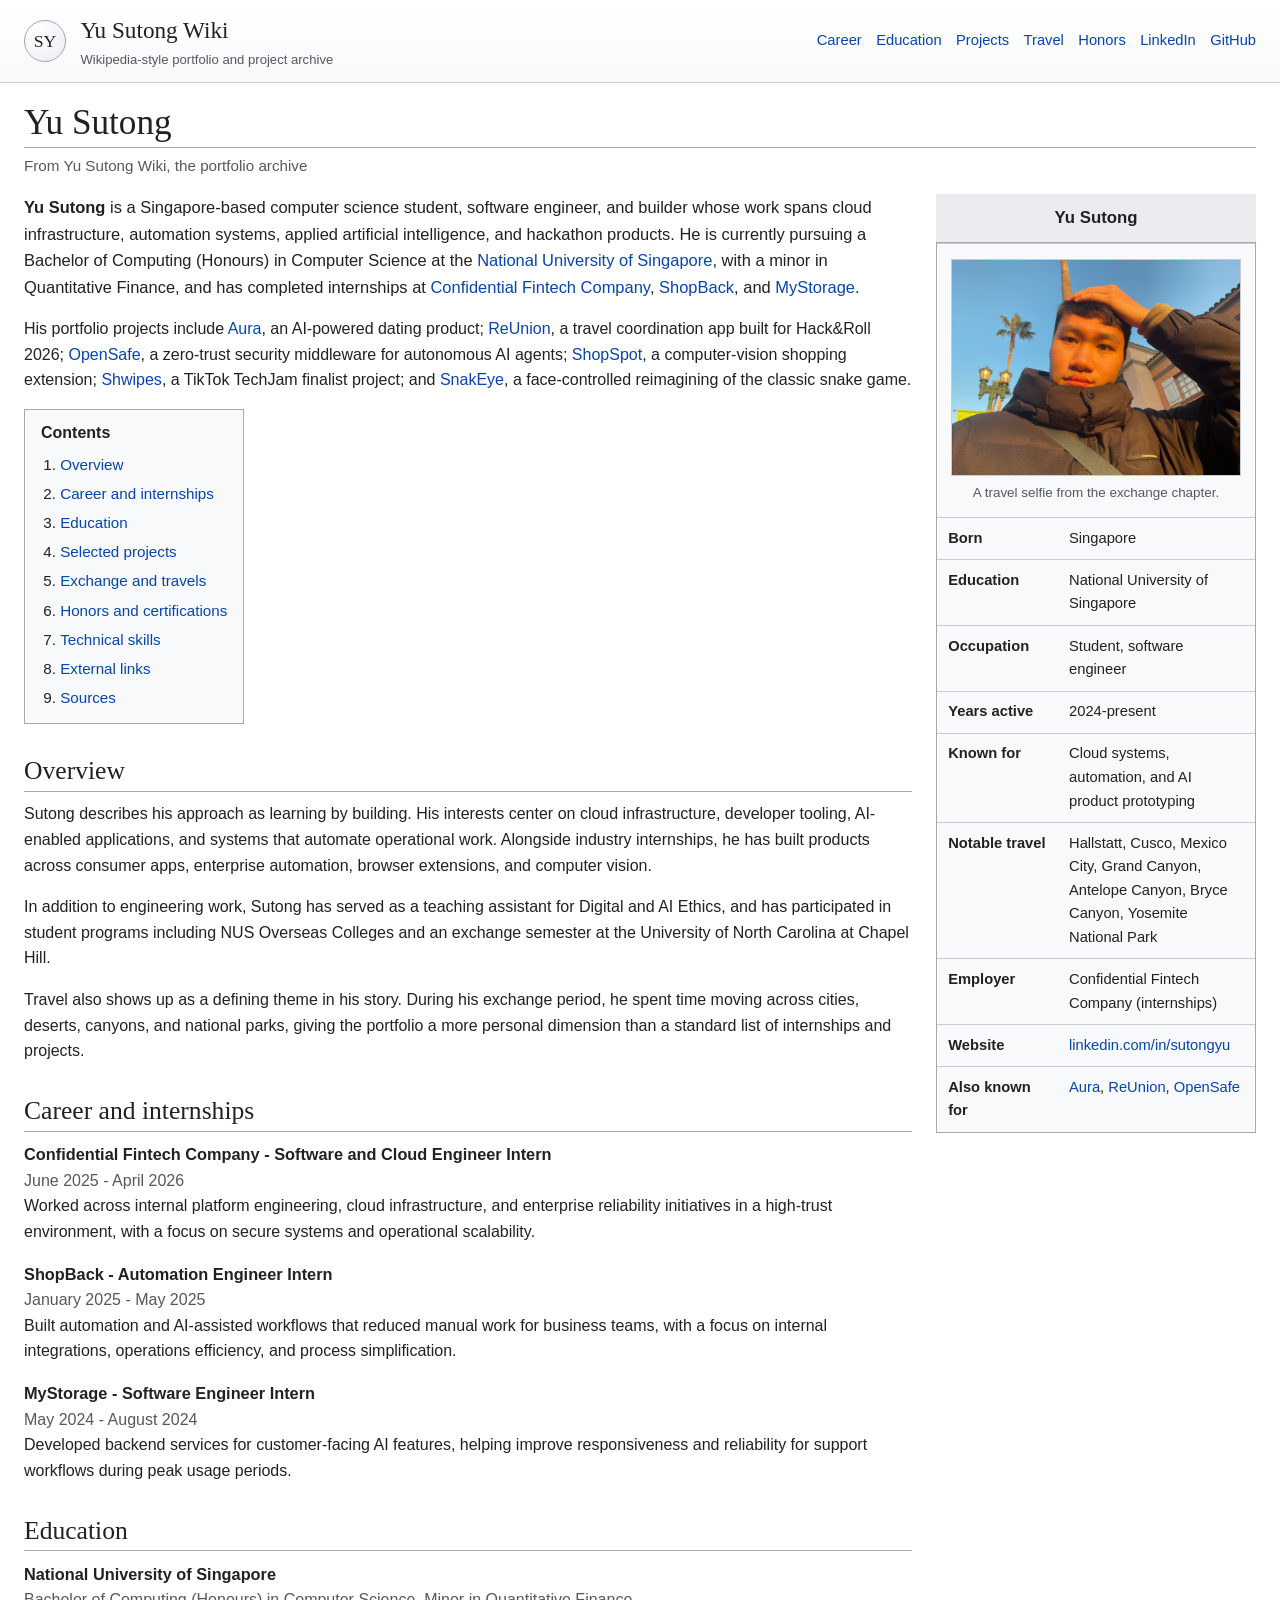
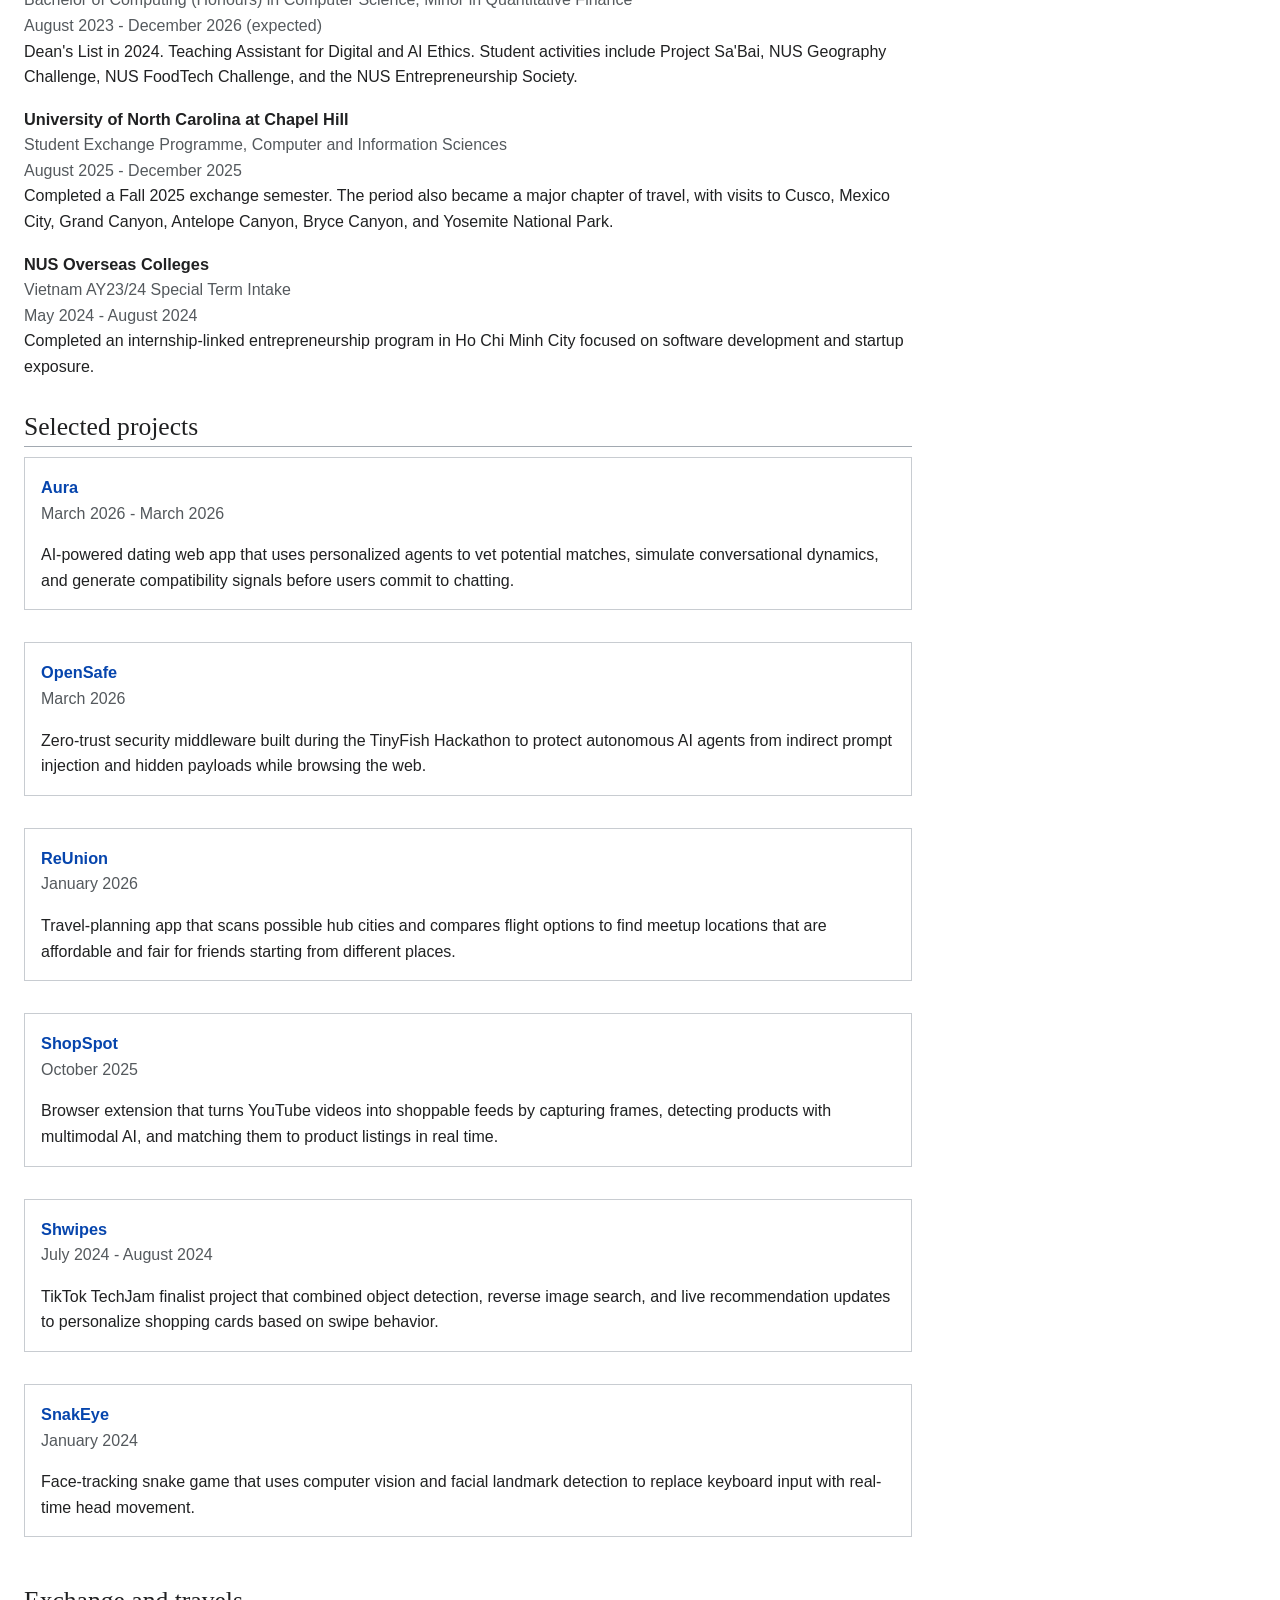
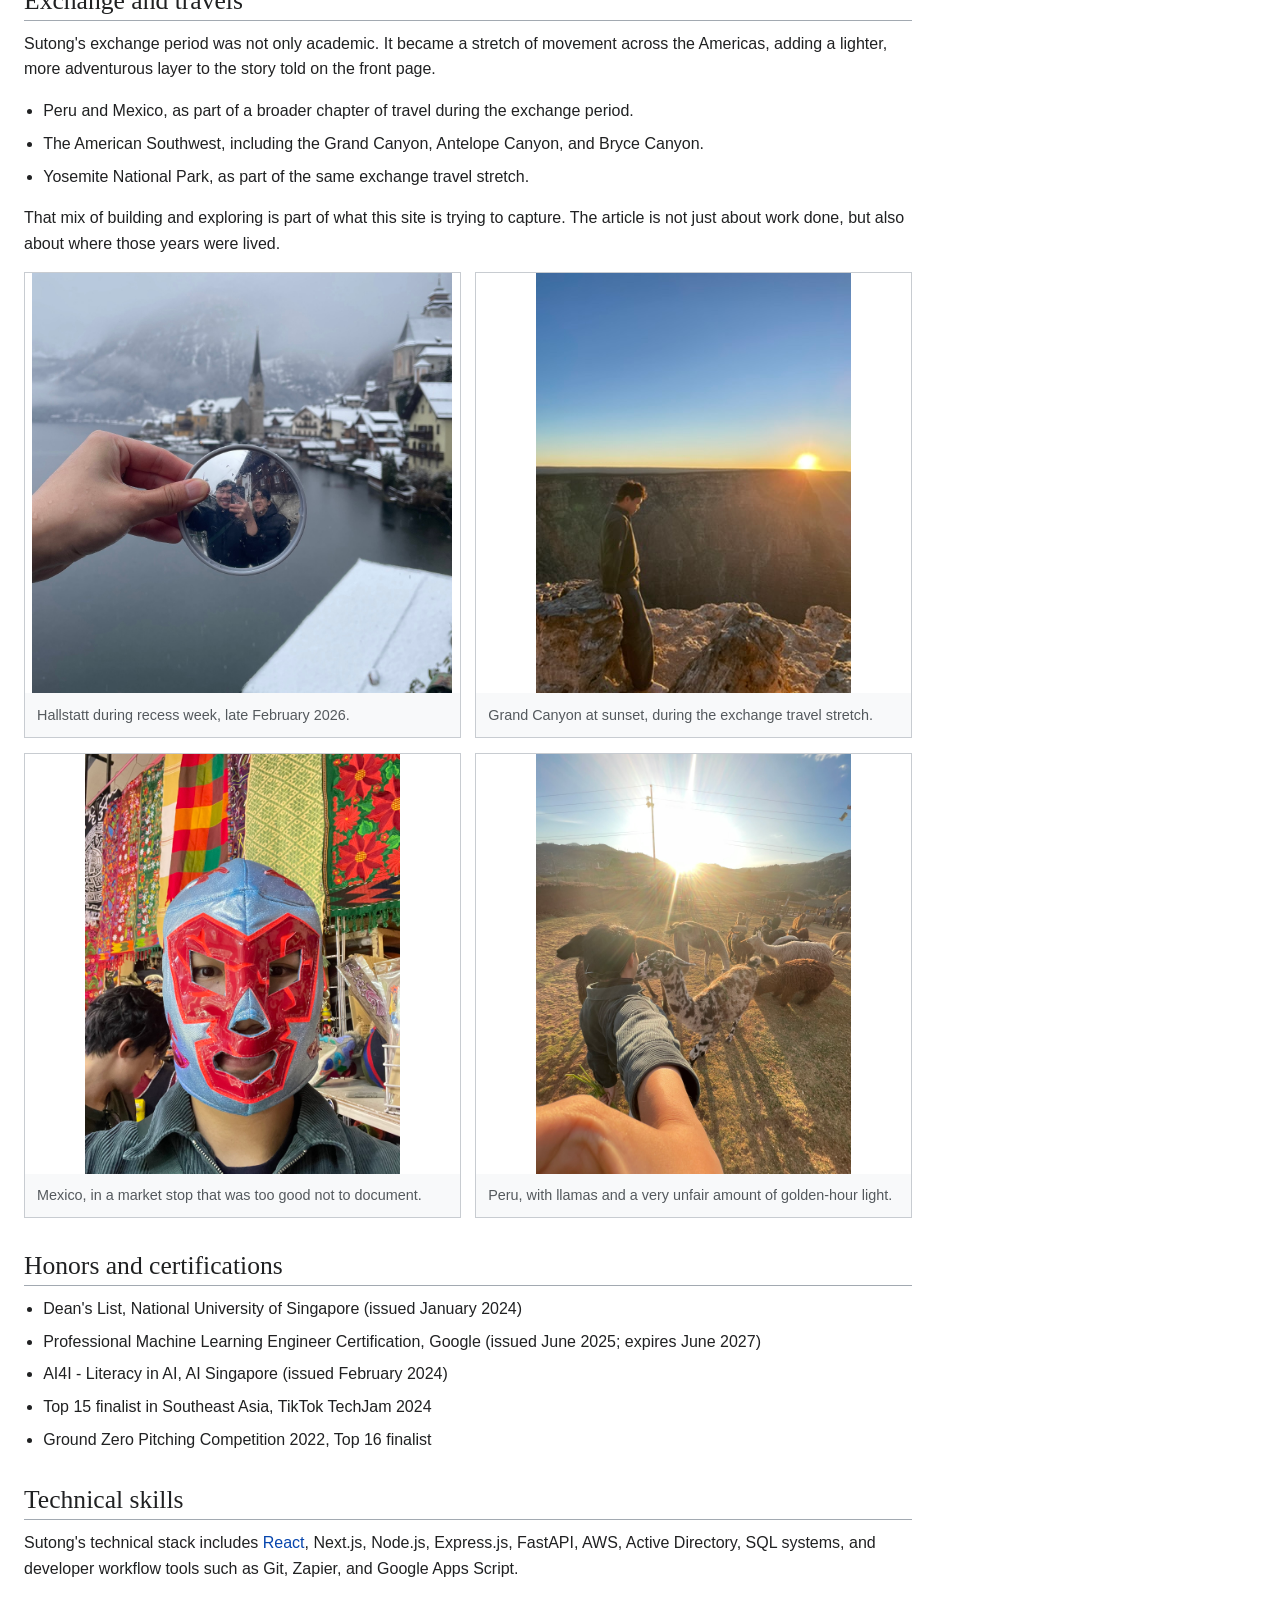
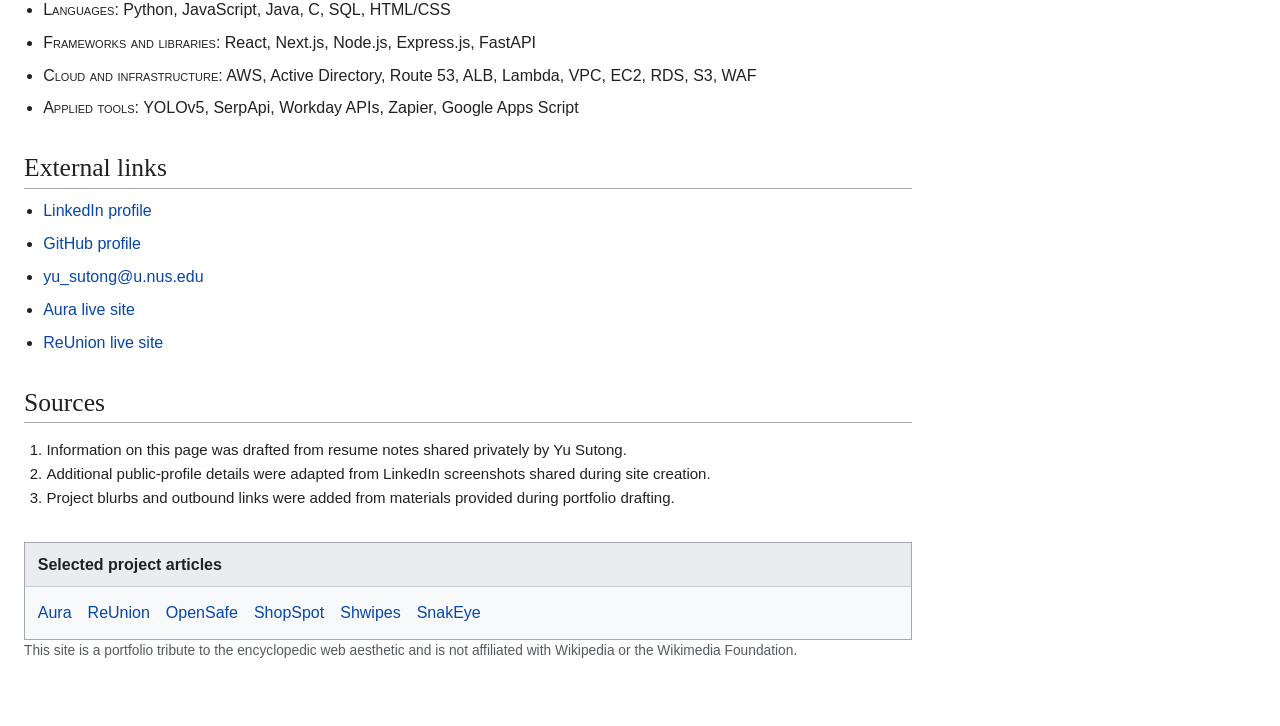
<file: index.html>
<!DOCTYPE html>
<html lang="en">
  <head>
    <meta charset="UTF-8" />
    <meta name="viewport" content="width=device-width, initial-scale=1.0" />
    <title>Yu Sutong Wiki</title>
    <meta
      name="description"
      content="A Wikipedia-style portfolio for Yu Sutong covering education, experience, projects, honors, and links."
    />
    <link rel="stylesheet" href="./styles.css" />
  </head>
  <body>
    <header class="site-chrome">
      <div class="site-chrome-inner">
        <div class="wordmark">
          <div class="wordmark-emblem">SY</div>
          <div class="wordmark-copy">
            <strong>Yu Sutong Wiki</strong>
            <span>Wikipedia-style portfolio and project archive</span>
          </div>
        </div>
        <nav class="chrome-links" aria-label="Primary">
          <a href="#career">Career</a>
          <a href="#education">Education</a>
          <a href="#projects">Projects</a>
          <a href="#travel">Travel</a>
          <a href="#honors">Honors</a>
          <a href="https://www.linkedin.com/in/sutongyu" target="_blank" rel="noreferrer">LinkedIn</a>
          <a href="https://github.com/yu-sutong" target="_blank" rel="noreferrer">GitHub</a>
        </nav>
      </div>
    </header>

    <main class="page-shell">
      <article class="page">
        <h1 class="article-title">Yu Sutong</h1>
        <p class="article-subtitle">
          From Yu Sutong Wiki, the portfolio archive
        </p>

        <div class="article-layout">
          <section class="article-main">
            <p class="lead">
              <strong>Yu Sutong</strong> is a Singapore-based computer science student,
              software engineer, and builder whose work spans cloud infrastructure,
              automation systems, applied artificial intelligence, and hackathon
              products. He is currently pursuing a Bachelor of Computing (Honours)
              in Computer Science at the
              <a href="#education">National University of Singapore</a>, with a minor in
              Quantitative Finance, and has completed internships at
              <a href="#career">Confidential Fintech Company</a>, <a href="#career">ShopBack</a>, and
              <a href="#career">MyStorage</a>.
            </p>

            <p>
              His portfolio projects include <a href="./aura.html">Aura</a>, an AI-powered
              dating product; <a href="./reunion.html">ReUnion</a>, a travel coordination
              app built for Hack&amp;Roll 2026; <a href="./opensafe.html">OpenSafe</a>, a
              zero-trust security middleware for autonomous AI agents; <a href="./shopspot.html">ShopSpot</a>, a
              computer-vision shopping extension; <a href="./shwipes.html">Shwipes</a>, a
              TikTok TechJam finalist project; and <a href="./snakeye.html">SnakEye</a>, a
              face-controlled reimagining of the classic snake game.
            </p>

            <nav class="toc" aria-labelledby="toc-title">
              <h2 id="toc-title">Contents</h2>
              <ol>
                <li><a href="#overview">Overview</a></li>
                <li><a href="#career">Career and internships</a></li>
                <li><a href="#education">Education</a></li>
                <li><a href="#projects">Selected projects</a></li>
                <li><a href="#travel">Exchange and travels</a></li>
                <li><a href="#honors">Honors and certifications</a></li>
                <li><a href="#skills">Technical skills</a></li>
                <li><a href="#links">External links</a></li>
                <li><a href="#sources">Sources</a></li>
              </ol>
            </nav>

            <h2 id="overview">Overview</h2>
            <p>
              Sutong describes his approach as learning by building. His interests center on
              cloud infrastructure, developer tooling, AI-enabled applications, and
              systems that automate operational work. Alongside industry internships, he
              has built products across consumer apps, enterprise automation, browser
              extensions, and computer vision.
            </p>
            <p>
              In addition to engineering work, Sutong has served as a teaching assistant for
              Digital and AI Ethics, and has participated in student programs including
              NUS Overseas Colleges and an exchange semester at the University of North
              Carolina at Chapel Hill.
            </p>
            <p>
              Travel also shows up as a defining theme in his story. During his exchange
              period, he spent time moving across cities, deserts, canyons, and national
              parks, giving the portfolio a more personal dimension than a standard list
              of internships and projects.
            </p>

            <h2 id="career">Career and internships</h2>
            <div class="timeline-item">
              <strong>Confidential Fintech Company - Software and Cloud Engineer Intern</strong><br />
              <span class="meta">June 2025 - April 2026</span>
              <p>
                Worked across internal platform engineering, cloud infrastructure, and
                enterprise reliability initiatives in a high-trust environment, with a
                focus on secure systems and operational scalability.
              </p>
            </div>
            <div class="timeline-item">
              <strong>ShopBack - Automation Engineer Intern</strong><br />
              <span class="meta">January 2025 - May 2025</span>
              <p>
                Built automation and AI-assisted workflows that reduced manual work for
                business teams, with a focus on internal integrations, operations
                efficiency, and process simplification.
              </p>
            </div>
            <div class="timeline-item">
              <strong>MyStorage - Software Engineer Intern</strong><br />
              <span class="meta">May 2024 - August 2024</span>
              <p>
                Developed backend services for customer-facing AI features, helping
                improve responsiveness and reliability for support workflows during
                peak usage periods.
              </p>
            </div>

            <h2 id="education">Education</h2>
            <div class="timeline-item">
              <strong>National University of Singapore</strong><br />
              <span class="meta">Bachelor of Computing (Honours) in Computer Science, Minor in Quantitative Finance</span><br />
              <span class="meta">August 2023 - December 2026 (expected)</span>
              <p>
                Dean's List in 2024. Teaching Assistant for Digital and AI Ethics.
                Student activities include Project Sa'Bai, NUS Geography Challenge,
                NUS FoodTech Challenge, and the NUS Entrepreneurship Society.
              </p>
            </div>
            <div class="timeline-item">
              <strong>University of North Carolina at Chapel Hill</strong><br />
              <span class="meta">Student Exchange Programme, Computer and Information Sciences</span><br />
              <span class="meta">August 2025 - December 2025</span>
              <p>
                Completed a Fall 2025 exchange semester. The period also became a major
                chapter of travel, with visits to Cusco, Mexico City, Grand Canyon,
                Antelope Canyon, Bryce Canyon, and Yosemite National Park.
              </p>
            </div>
            <div class="timeline-item">
              <strong>NUS Overseas Colleges</strong><br />
              <span class="meta">Vietnam AY23/24 Special Term Intake</span><br />
              <span class="meta">May 2024 - August 2024</span>
              <p>
                Completed an internship-linked entrepreneurship program in Ho Chi Minh
                City focused on software development and startup exposure.
              </p>
            </div>

            <h2 id="projects">Selected projects</h2>
            <div class="project-grid">
              <div class="project-card">
                <strong><a href="./aura.html">Aura</a></strong>
                <p class="meta">March 2026 - March 2026</p>
                <p>
                  AI-powered dating web app that uses personalized agents to vet
                  potential matches, simulate conversational dynamics, and generate
                  compatibility signals before users commit to chatting.
                </p>
              </div>
              <div class="project-card">
                <strong><a href="./opensafe.html">OpenSafe</a></strong>
                <p class="meta">March 2026</p>
                <p>
                  Zero-trust security middleware built during the TinyFish Hackathon to
                  protect autonomous AI agents from indirect prompt injection and hidden
                  payloads while browsing the web.
                </p>
              </div>
              <div class="project-card">
                <strong><a href="./reunion.html">ReUnion</a></strong>
                <p class="meta">January 2026</p>
                <p>
                  Travel-planning app that scans possible hub cities and compares flight
                  options to find meetup locations that are affordable and fair for
                  friends starting from different places.
                </p>
              </div>
              <div class="project-card">
                <strong><a href="./shopspot.html">ShopSpot</a></strong>
                <p class="meta">October 2025</p>
                <p>
                  Browser extension that turns YouTube videos into shoppable feeds by
                  capturing frames, detecting products with multimodal AI, and matching
                  them to product listings in real time.
                </p>
              </div>
              <div class="project-card">
                <strong><a href="./shwipes.html">Shwipes</a></strong>
                <p class="meta">July 2024 - August 2024</p>
                <p>
                  TikTok TechJam finalist project that combined object detection, reverse
                  image search, and live recommendation updates to personalize shopping
                  cards based on swipe behavior.
                </p>
              </div>
              <div class="project-card">
                <strong><a href="./snakeye.html">SnakEye</a></strong>
                <p class="meta">January 2024</p>
                <p>
                  Face-tracking snake game that uses computer vision and facial landmark
                  detection to replace keyboard input with real-time head movement.
                </p>
              </div>
            </div>

            <h2 id="travel">Exchange and travels</h2>
            <p>
              Sutong's exchange period was not only academic. It became a stretch of movement
              across the Americas, adding a lighter, more adventurous layer to the story
              told on the front page.
            </p>
            <ul class="section-list">
              <li>Peru and Mexico, as part of a broader chapter of travel during the exchange period.</li>
              <li>The American Southwest, including the Grand Canyon, Antelope Canyon, and Bryce Canyon.</li>
              <li>Yosemite National Park, as part of the same exchange travel stretch.</li>
            </ul>
            <p>
              That mix of building and exploring is part of what this site is trying to
              capture. The article is not just about work done, but also about where
              those years were lived.
            </p>
            <div class="travel-gallery">
              <figure class="travel-photo">
                <img src="./assets/images/profile-hallstatt.jpg" alt="Yu Sutong in Hallstatt during recess week in late February 2026." />
                <figcaption>Hallstatt during recess week, late February 2026.</figcaption>
              </figure>
              <figure class="travel-photo">
                <img src="./assets/images/grand-canyon.jpeg" alt="Yu Sutong at the Grand Canyon during sunset." />
                <figcaption>Grand Canyon at sunset, during the exchange travel stretch.</figcaption>
              </figure>
              <figure class="travel-photo">
                <img src="./assets/images/mexico-mask.jpeg" alt="Yu Sutong in Mexico wearing a colorful wrestling mask." />
                <figcaption>Mexico, in a market stop that was too good not to document.</figcaption>
              </figure>
              <figure class="travel-photo">
                <img src="./assets/images/peru-llama.jpeg" alt="Yu Sutong in Peru with llamas at golden hour." />
                <figcaption>Peru, with llamas and a very unfair amount of golden-hour light.</figcaption>
              </figure>
            </div>

            <h2 id="honors">Honors and certifications</h2>
            <ul class="section-list">
              <li>Dean's List, National University of Singapore (issued January 2024)</li>
              <li>Professional Machine Learning Engineer Certification, Google (issued June 2025; expires June 2027)</li>
              <li>AI4I - Literacy in AI, AI Singapore (issued February 2024)</li>
              <li>Top 15 finalist in Southeast Asia, TikTok TechJam 2024</li>
              <li>Ground Zero Pitching Competition 2022, Top 16 finalist</li>
            </ul>

            <h2 id="skills">Technical skills</h2>
            <p>
              Sutong's technical stack includes <a href="./aura.html">React</a>, Next.js,
              Node.js, Express.js, FastAPI, AWS, Active Directory, SQL systems, and
              developer workflow tools such as Git, Zapier, and Google Apps Script.
            </p>
            <ul class="plain-list">
              <li><span class="smallcaps">Languages</span>: Python, JavaScript, Java, C, SQL, HTML/CSS</li>
              <li><span class="smallcaps">Frameworks and libraries</span>: React, Next.js, Node.js, Express.js, FastAPI</li>
              <li><span class="smallcaps">Cloud and infrastructure</span>: AWS, Active Directory, Route 53, ALB, Lambda, VPC, EC2, RDS, S3, WAF</li>
              <li><span class="smallcaps">Applied tools</span>: YOLOv5, SerpApi, Workday APIs, Zapier, Google Apps Script</li>
            </ul>

            <h2 id="links">External links</h2>
            <ul class="plain-list">
              <li><a href="https://www.linkedin.com/in/sutongyu" target="_blank" rel="noreferrer">LinkedIn profile</a></li>
              <li><a href="https://github.com/yu-sutong" target="_blank" rel="noreferrer">GitHub profile</a></li>
              <li><a href="mailto:yu_sutong@u.nus.edu">yu_sutong@u.nus.edu</a></li>
              <li><a href="https://aura-dating.vercel.app/" target="_blank" rel="noreferrer">Aura live site</a></li>
              <li><a href="https://friendsreunion.lovable.app/" target="_blank" rel="noreferrer">ReUnion live site</a></li>
            </ul>

            <h2 id="sources">Sources</h2>
            <section class="references">
              <ol>
                <li>Information on this page was drafted from resume notes shared privately by Yu Sutong.</li>
                <li>Additional public-profile details were adapted from LinkedIn screenshots shared during site creation.</li>
                <li>Project blurbs and outbound links were added from materials provided during portfolio drafting.</li>
              </ol>
            </section>

            <div class="navbox" aria-label="Project navigation">
              <div class="navbox-title">Selected project articles</div>
              <div class="navbox-links">
                <a href="./aura.html">Aura</a>
                <a href="./reunion.html">ReUnion</a>
                <a href="./opensafe.html">OpenSafe</a>
                <a href="./shopspot.html">ShopSpot</a>
                <a href="./shwipes.html">Shwipes</a>
                <a href="./snakeye.html">SnakEye</a>
              </div>
            </div>

            <p class="footer-note">
              This site is a portfolio tribute to the encyclopedic web aesthetic and is
              not affiliated with Wikipedia or the Wikimedia Foundation.
            </p>
          </section>

          <aside class="article-aside">
            <table class="infobox">
              <caption>Yu Sutong</caption>
              <tr>
                <td colspan="2" class="infobox-portrait">
                  <img class="infobox-image" src="./assets/images/IMG_0120.HEIC.png" alt="Yu Sutong in a selfie during his travels." />
                  <span class="infobox-image-caption">A travel selfie from the exchange chapter.</span>
                </td>
              </tr>
              <tr>
                <th>Born</th>
                <td>Singapore</td>
              </tr>
              <tr>
                <th>Education</th>
                <td>National University of Singapore</td>
              </tr>
              <tr>
                <th>Occupation</th>
                <td>Student, software engineer</td>
              </tr>
              <tr>
                <th>Years active</th>
                <td>2024-present</td>
              </tr>
              <tr>
                <th>Known for</th>
                <td>Cloud systems, automation, and AI product prototyping</td>
              </tr>
              <tr>
                <th>Notable travel</th>
                <td>Hallstatt, Cusco, Mexico City, Grand Canyon, Antelope Canyon, Bryce Canyon, Yosemite National Park</td>
              </tr>
              <tr>
                <th>Employer</th>
                <td>Confidential Fintech Company (internships)</td>
              </tr>
              <tr>
                <th>Website</th>
                <td><a href="https://www.linkedin.com/in/sutongyu" target="_blank" rel="noreferrer">linkedin.com/in/sutongyu</a></td>
              </tr>
              <tr>
                <th>Also known for</th>
                <td>
                  <a href="./aura.html">Aura</a>,
                  <a href="./reunion.html">ReUnion</a>,
                  <a href="./opensafe.html">OpenSafe</a>
                </td>
              </tr>
            </table>
          </aside>
        </div>
      </article>
    </main>
  </body>
</html>
</file>
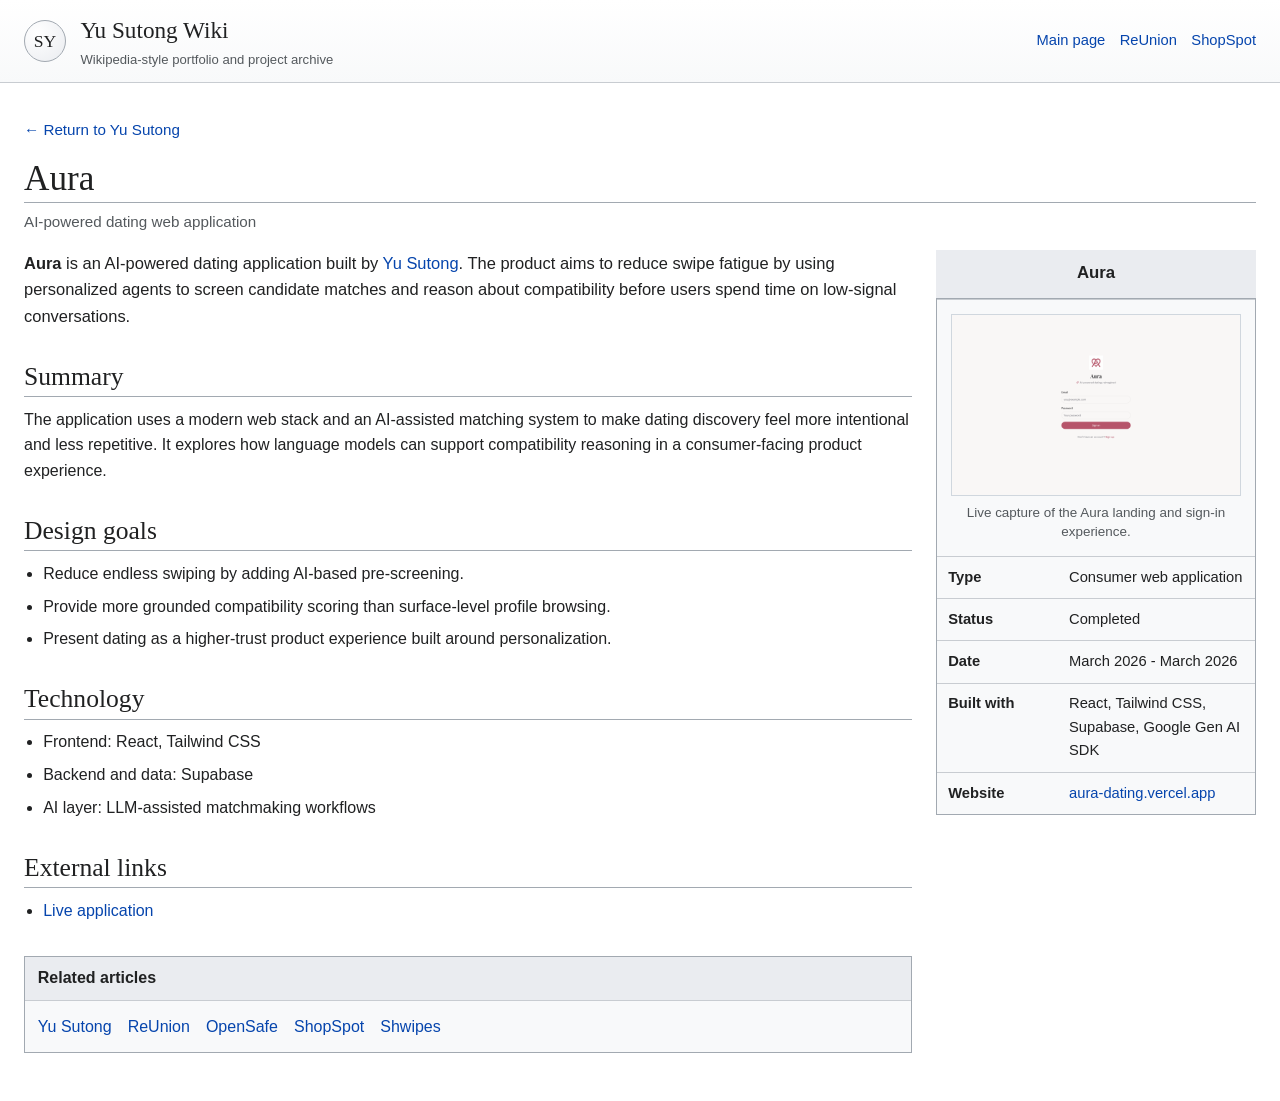
<file: aura.html>
<!DOCTYPE html>
<html lang="en">
  <head>
    <meta charset="UTF-8" />
    <meta name="viewport" content="width=device-width, initial-scale=1.0" />
    <title>Aura - Yu Sutong Wiki</title>
    <link rel="stylesheet" href="./styles.css" />
  </head>
  <body>
    <header class="site-chrome">
      <div class="site-chrome-inner">
        <div class="wordmark">
          <div class="wordmark-emblem">SY</div>
          <div class="wordmark-copy">
            <strong>Yu Sutong Wiki</strong>
            <span>Wikipedia-style portfolio and project archive</span>
          </div>
        </div>
        <nav class="chrome-links">
          <a href="./index.html">Main page</a>
          <a href="./reunion.html">ReUnion</a>
          <a href="./shopspot.html">ShopSpot</a>
        </nav>
      </div>
    </header>

    <main class="page-shell">
      <article class="page">
        <p class="backlink"><a href="./index.html">&larr; Return to Yu Sutong</a></p>
        <h1 class="article-title">Aura</h1>
        <p class="article-subtitle">AI-powered dating web application</p>

        <div class="article-layout">
          <section class="article-main">
            <p class="lead">
              <strong>Aura</strong> is an AI-powered dating application built by
              <a href="./index.html">Yu Sutong</a>. The product aims to reduce swipe
              fatigue by using personalized agents to screen candidate matches and
              reason about compatibility before users spend time on low-signal
              conversations.
            </p>

            <h2>Summary</h2>
            <p>
              The application uses a modern web stack and an AI-assisted matching
              system to make dating discovery feel more intentional and less repetitive.
              It explores how language models can support compatibility reasoning in a
              consumer-facing product experience.
            </p>

            <h2>Design goals</h2>
            <ul class="section-list">
              <li>Reduce endless swiping by adding AI-based pre-screening.</li>
              <li>Provide more grounded compatibility scoring than surface-level profile browsing.</li>
              <li>Present dating as a higher-trust product experience built around personalization.</li>
            </ul>

            <h2>Technology</h2>
            <ul class="plain-list">
              <li>Frontend: React, Tailwind CSS</li>
              <li>Backend and data: Supabase</li>
              <li>AI layer: LLM-assisted matchmaking workflows</li>
            </ul>

            <h2>External links</h2>
            <ul class="plain-list">
              <li><a href="https://aura-dating.vercel.app/" target="_blank" rel="noreferrer">Live application</a></li>
            </ul>

            <div class="navbox">
              <div class="navbox-title">Related articles</div>
              <div class="navbox-links">
                <a href="./index.html">Yu Sutong</a>
                <a href="./reunion.html">ReUnion</a>
                <a href="./opensafe.html">OpenSafe</a>
                <a href="./shopspot.html">ShopSpot</a>
                <a href="./shwipes.html">Shwipes</a>
              </div>
            </div>
          </section>

          <aside class="article-aside">
            <table class="infobox project-infobox">
              <caption>Aura</caption>
              <tr>
                <td colspan="2" class="infobox-portrait">
                  <img class="infobox-image" src="./assets/images/aura-live.png" alt="Aura live site screenshot." />
                  <span class="infobox-image-caption">Live capture of the Aura landing and sign-in experience.</span>
                </td>
              </tr>
              <tr>
                <th>Type</th>
                <td>Consumer web application</td>
              </tr>
              <tr>
                <th>Status</th>
                <td>Completed</td>
              </tr>
              <tr>
                <th>Date</th>
                <td>March 2026 - March 2026</td>
              </tr>
              <tr>
                <th>Built with</th>
                <td>React, Tailwind CSS, Supabase, Google Gen AI SDK</td>
              </tr>
              <tr>
                <th>Website</th>
                <td><a href="https://aura-dating.vercel.app/" target="_blank" rel="noreferrer">aura-dating.vercel.app</a></td>
              </tr>
            </table>
          </aside>
        </div>
      </article>
    </main>
  </body>
</html>
</file>
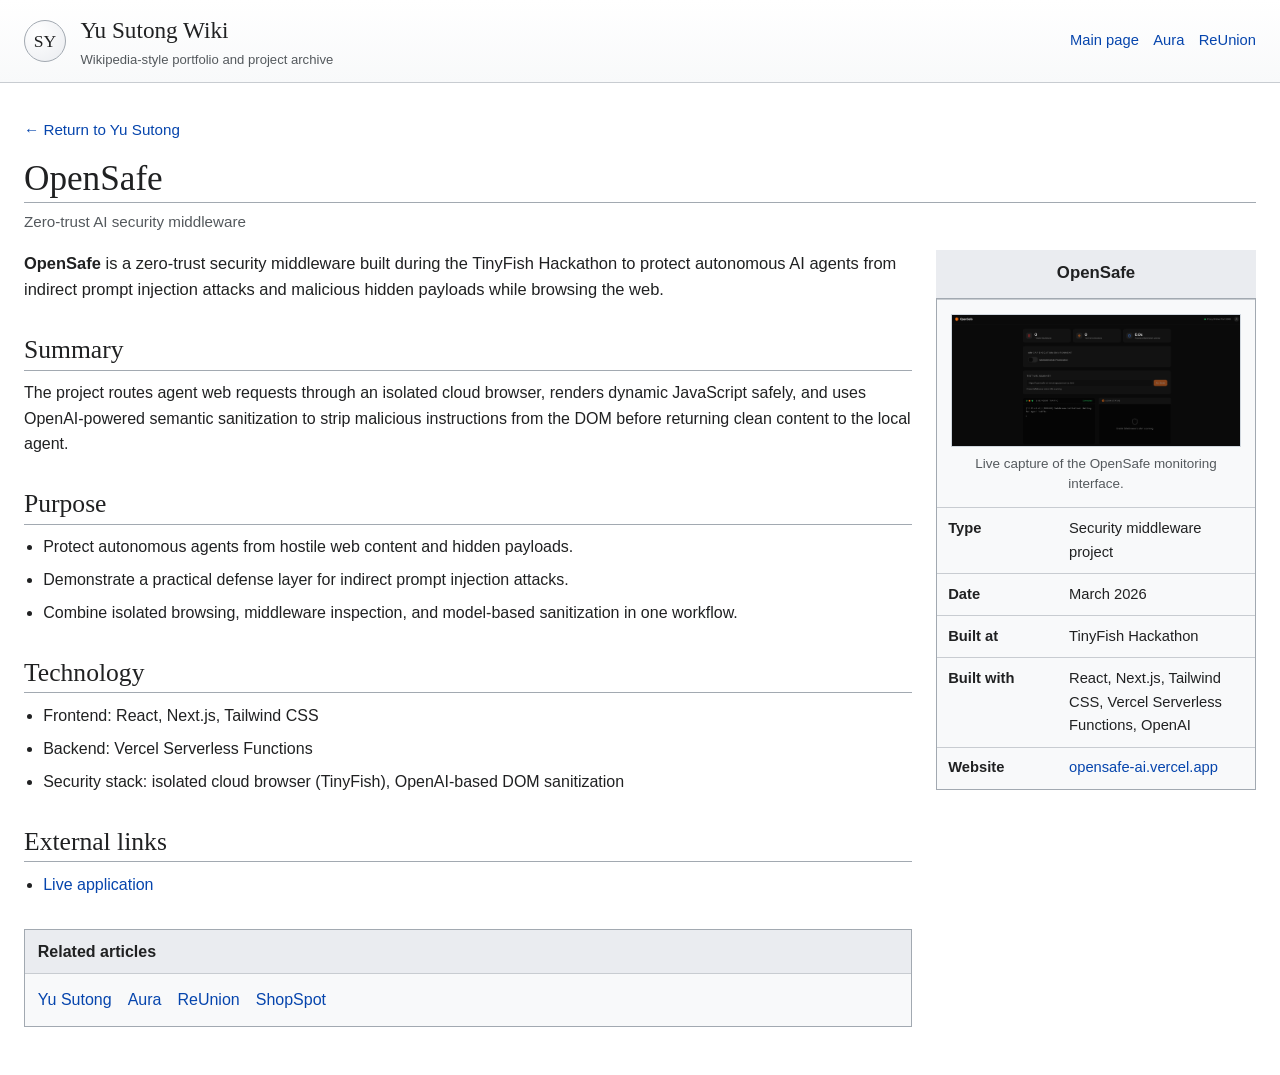
<file: opensafe.html>
<!DOCTYPE html>
<html lang="en">
  <head>
    <meta charset="UTF-8" />
    <meta name="viewport" content="width=device-width, initial-scale=1.0" />
    <title>OpenSafe - Yu Sutong Wiki</title>
    <link rel="stylesheet" href="./styles.css" />
  </head>
  <body>
    <header class="site-chrome">
      <div class="site-chrome-inner">
        <div class="wordmark">
          <div class="wordmark-emblem">SY</div>
          <div class="wordmark-copy">
            <strong>Yu Sutong Wiki</strong>
            <span>Wikipedia-style portfolio and project archive</span>
          </div>
        </div>
        <nav class="chrome-links">
          <a href="./index.html">Main page</a>
          <a href="./aura.html">Aura</a>
          <a href="./reunion.html">ReUnion</a>
        </nav>
      </div>
    </header>

    <main class="page-shell">
      <article class="page">
        <p class="backlink"><a href="./index.html">&larr; Return to Yu Sutong</a></p>
        <h1 class="article-title">OpenSafe</h1>
        <p class="article-subtitle">Zero-trust AI security middleware</p>

        <div class="article-layout">
          <section class="article-main">
            <p class="lead">
              <strong>OpenSafe</strong> is a zero-trust security middleware built during
              the TinyFish Hackathon to protect autonomous AI agents from indirect prompt
              injection attacks and malicious hidden payloads while browsing the web.
            </p>

            <h2>Summary</h2>
            <p>
              The project routes agent web requests through an isolated cloud browser,
              renders dynamic JavaScript safely, and uses OpenAI-powered semantic
              sanitization to strip malicious instructions from the DOM before returning
              clean content to the local agent.
            </p>

            <h2>Purpose</h2>
            <ul class="section-list">
              <li>Protect autonomous agents from hostile web content and hidden payloads.</li>
              <li>Demonstrate a practical defense layer for indirect prompt injection attacks.</li>
              <li>Combine isolated browsing, middleware inspection, and model-based sanitization in one workflow.</li>
            </ul>

            <h2>Technology</h2>
            <ul class="plain-list">
              <li>Frontend: React, Next.js, Tailwind CSS</li>
              <li>Backend: Vercel Serverless Functions</li>
              <li>Security stack: isolated cloud browser (TinyFish), OpenAI-based DOM sanitization</li>
            </ul>

            <h2>External links</h2>
            <ul class="plain-list">
              <li><a href="https://opensafe-ai.vercel.app/" target="_blank" rel="noreferrer">Live application</a></li>
            </ul>

            <div class="navbox">
              <div class="navbox-title">Related articles</div>
              <div class="navbox-links">
                <a href="./index.html">Yu Sutong</a>
                <a href="./aura.html">Aura</a>
                <a href="./reunion.html">ReUnion</a>
                <a href="./shopspot.html">ShopSpot</a>
              </div>
            </div>
          </section>

          <aside class="article-aside">
            <table class="infobox project-infobox">
              <caption>OpenSafe</caption>
              <tr>
                <td colspan="2" class="infobox-portrait">
                  <img class="infobox-image" src="./assets/images/opensafe-live.png" alt="OpenSafe live site screenshot." />
                  <span class="infobox-image-caption">Live capture of the OpenSafe monitoring interface.</span>
                </td>
              </tr>
              <tr>
                <th>Type</th>
                <td>Security middleware project</td>
              </tr>
              <tr>
                <th>Date</th>
                <td>March 2026</td>
              </tr>
              <tr>
                <th>Built at</th>
                <td>TinyFish Hackathon</td>
              </tr>
              <tr>
                <th>Built with</th>
                <td>React, Next.js, Tailwind CSS, Vercel Serverless Functions, OpenAI</td>
              </tr>
              <tr>
                <th>Website</th>
                <td><a href="https://opensafe-ai.vercel.app/" target="_blank" rel="noreferrer">opensafe-ai.vercel.app</a></td>
              </tr>
            </table>
          </aside>
        </div>
      </article>
    </main>
  </body>
</html>
</file>
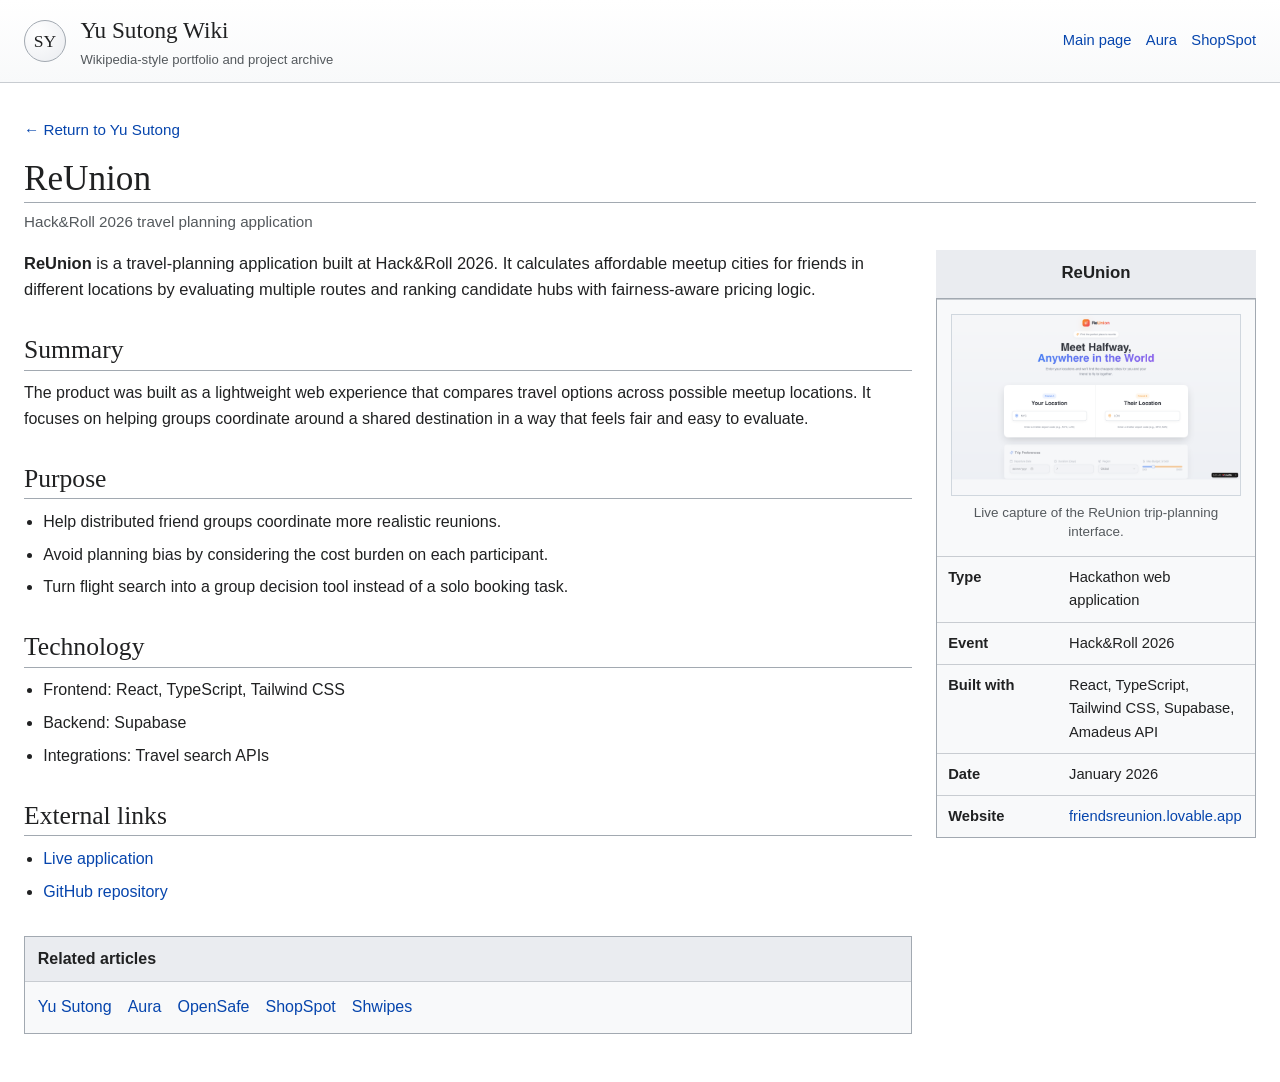
<file: reunion.html>
<!DOCTYPE html>
<html lang="en">
  <head>
    <meta charset="UTF-8" />
    <meta name="viewport" content="width=device-width, initial-scale=1.0" />
    <title>ReUnion - Yu Sutong Wiki</title>
    <link rel="stylesheet" href="./styles.css" />
  </head>
  <body>
    <header class="site-chrome">
      <div class="site-chrome-inner">
        <div class="wordmark">
          <div class="wordmark-emblem">SY</div>
          <div class="wordmark-copy">
            <strong>Yu Sutong Wiki</strong>
            <span>Wikipedia-style portfolio and project archive</span>
          </div>
        </div>
        <nav class="chrome-links">
          <a href="./index.html">Main page</a>
          <a href="./aura.html">Aura</a>
          <a href="./shopspot.html">ShopSpot</a>
        </nav>
      </div>
    </header>

    <main class="page-shell">
      <article class="page">
        <p class="backlink"><a href="./index.html">&larr; Return to Yu Sutong</a></p>
        <h1 class="article-title">ReUnion</h1>
        <p class="article-subtitle">Hack&amp;Roll 2026 travel planning application</p>

        <div class="article-layout">
          <section class="article-main">
            <p class="lead">
              <strong>ReUnion</strong> is a travel-planning application built at
              Hack&amp;Roll 2026. It calculates affordable meetup cities for friends in
              different locations by evaluating multiple routes and ranking candidate
              hubs with fairness-aware pricing logic.
            </p>

            <h2>Summary</h2>
            <p>
              The product was built as a lightweight web experience that compares travel
              options across possible meetup locations. It focuses on helping groups
              coordinate around a shared destination in a way that feels fair and easy
              to evaluate.
            </p>

            <h2>Purpose</h2>
            <ul class="section-list">
              <li>Help distributed friend groups coordinate more realistic reunions.</li>
              <li>Avoid planning bias by considering the cost burden on each participant.</li>
              <li>Turn flight search into a group decision tool instead of a solo booking task.</li>
            </ul>

            <h2>Technology</h2>
            <ul class="plain-list">
              <li>Frontend: React, TypeScript, Tailwind CSS</li>
              <li>Backend: Supabase</li>
              <li>Integrations: Travel search APIs</li>
            </ul>

            <h2>External links</h2>
            <ul class="plain-list">
              <li><a href="https://friendsreunion.lovable.app/" target="_blank" rel="noreferrer">Live application</a></li>
              <li><a href="https://github.com/yu-sutong/friendsreunion" target="_blank" rel="noreferrer">GitHub repository</a></li>
            </ul>

            <div class="navbox">
              <div class="navbox-title">Related articles</div>
              <div class="navbox-links">
                <a href="./index.html">Yu Sutong</a>
                <a href="./aura.html">Aura</a>
                <a href="./opensafe.html">OpenSafe</a>
                <a href="./shopspot.html">ShopSpot</a>
                <a href="./shwipes.html">Shwipes</a>
              </div>
            </div>
          </section>

          <aside class="article-aside">
            <table class="infobox project-infobox">
              <caption>ReUnion</caption>
              <tr>
                <td colspan="2" class="infobox-portrait">
                  <img class="infobox-image" src="./assets/images/reunion-live.png" alt="ReUnion live site screenshot." />
                  <span class="infobox-image-caption">Live capture of the ReUnion trip-planning interface.</span>
                </td>
              </tr>
              <tr>
                <th>Type</th>
                <td>Hackathon web application</td>
              </tr>
              <tr>
                <th>Event</th>
                <td>Hack&amp;Roll 2026</td>
              </tr>
              <tr>
                <th>Built with</th>
                <td>React, TypeScript, Tailwind CSS, Supabase, Amadeus API</td>
              </tr>
              <tr>
                <th>Date</th>
                <td>January 2026</td>
              </tr>
              <tr>
                <th>Website</th>
                <td><a href="https://friendsreunion.lovable.app/" target="_blank" rel="noreferrer">friendsreunion.lovable.app</a></td>
              </tr>
            </table>
          </aside>
        </div>
      </article>
    </main>
  </body>
</html>
</file>
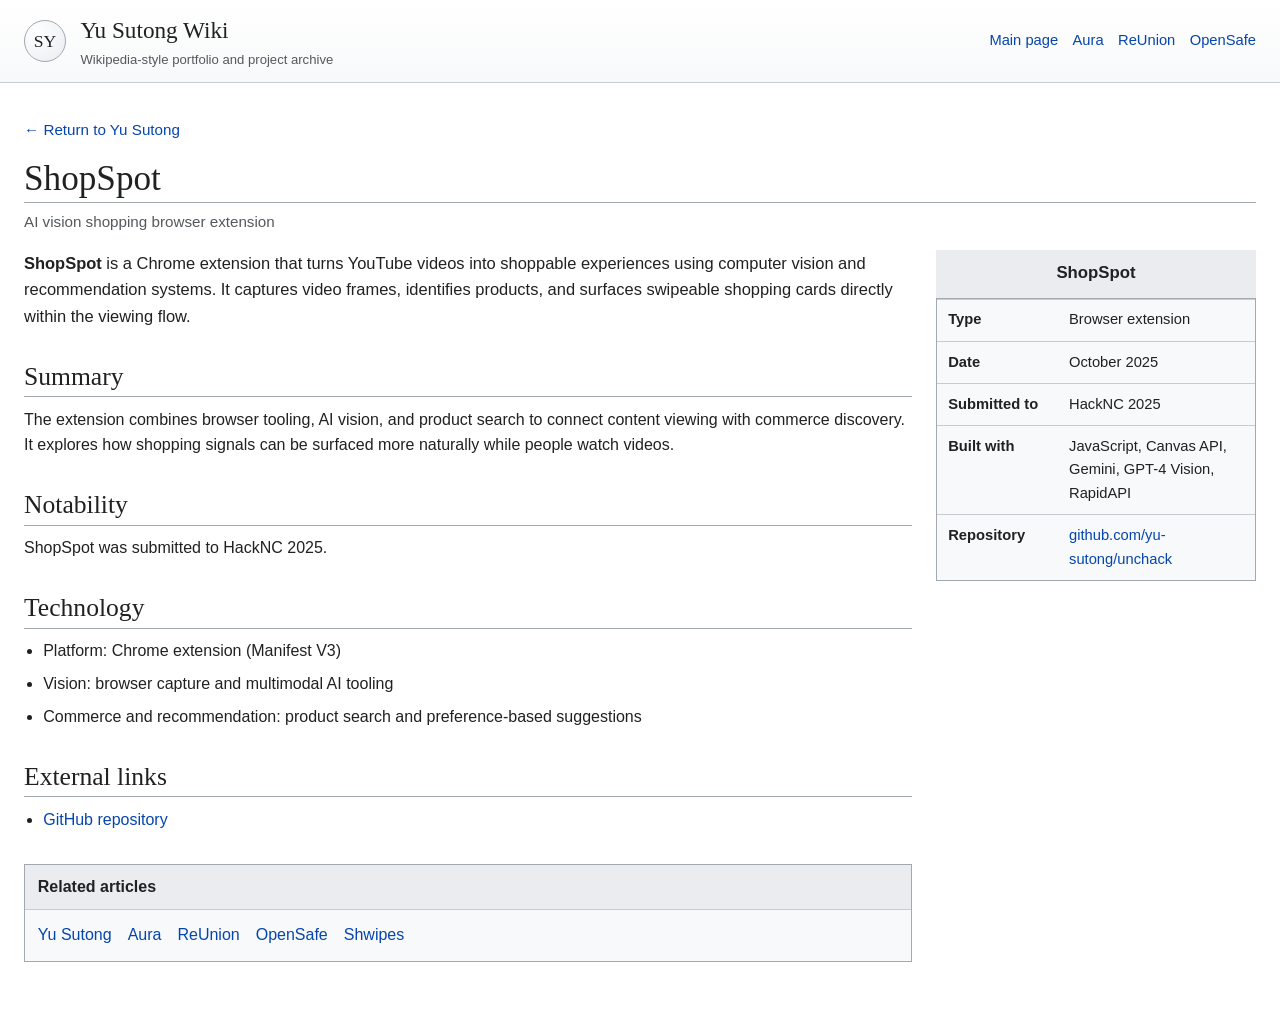
<file: shopspot.html>
<!DOCTYPE html>
<html lang="en">
  <head>
    <meta charset="UTF-8" />
    <meta name="viewport" content="width=device-width, initial-scale=1.0" />
    <title>ShopSpot - Yu Sutong Wiki</title>
    <link rel="stylesheet" href="./styles.css" />
  </head>
  <body>
    <header class="site-chrome">
      <div class="site-chrome-inner">
        <div class="wordmark">
          <div class="wordmark-emblem">SY</div>
          <div class="wordmark-copy">
            <strong>Yu Sutong Wiki</strong>
            <span>Wikipedia-style portfolio and project archive</span>
          </div>
        </div>
        <nav class="chrome-links">
          <a href="./index.html">Main page</a>
          <a href="./aura.html">Aura</a>
          <a href="./reunion.html">ReUnion</a>
          <a href="./opensafe.html">OpenSafe</a>
        </nav>
      </div>
    </header>

    <main class="page-shell">
      <article class="page">
        <p class="backlink"><a href="./index.html">&larr; Return to Yu Sutong</a></p>
        <h1 class="article-title">ShopSpot</h1>
        <p class="article-subtitle">AI vision shopping browser extension</p>

        <div class="article-layout">
          <section class="article-main">
            <p class="lead">
              <strong>ShopSpot</strong> is a Chrome extension that turns YouTube videos
              into shoppable experiences using computer vision and recommendation
              systems. It captures video frames, identifies products, and surfaces
              swipeable shopping cards directly within the viewing flow.
            </p>

            <h2>Summary</h2>
            <p>
              The extension combines browser tooling, AI vision, and product search to
              connect content viewing with commerce discovery. It explores how shopping
              signals can be surfaced more naturally while people watch videos.
            </p>

            <h2>Notability</h2>
            <p>ShopSpot was submitted to HackNC 2025.</p>

            <h2>Technology</h2>
            <ul class="plain-list">
              <li>Platform: Chrome extension (Manifest V3)</li>
              <li>Vision: browser capture and multimodal AI tooling</li>
              <li>Commerce and recommendation: product search and preference-based suggestions</li>
            </ul>

            <h2>External links</h2>
            <ul class="plain-list">
              <li><a href="https://github.com/yu-sutong/unchack" target="_blank" rel="noreferrer">GitHub repository</a></li>
            </ul>

            <div class="navbox">
              <div class="navbox-title">Related articles</div>
              <div class="navbox-links">
                <a href="./index.html">Yu Sutong</a>
                <a href="./aura.html">Aura</a>
                <a href="./reunion.html">ReUnion</a>
                <a href="./opensafe.html">OpenSafe</a>
                <a href="./shwipes.html">Shwipes</a>
              </div>
            </div>
          </section>

          <aside class="article-aside">
            <table class="infobox project-infobox">
              <caption>ShopSpot</caption>
              <tr>
                <th>Type</th>
                <td>Browser extension</td>
              </tr>
              <tr>
                <th>Date</th>
                <td>October 2025</td>
              </tr>
              <tr>
                <th>Submitted to</th>
                <td>HackNC 2025</td>
              </tr>
              <tr>
                <th>Built with</th>
                <td>JavaScript, Canvas API, Gemini, GPT-4 Vision, RapidAPI</td>
              </tr>
              <tr>
                <th>Repository</th>
                <td><a href="https://github.com/yu-sutong/unchack" target="_blank" rel="noreferrer">github.com/yu-sutong/unchack</a></td>
              </tr>
            </table>
          </aside>
        </div>
      </article>
    </main>
  </body>
</html>
</file>
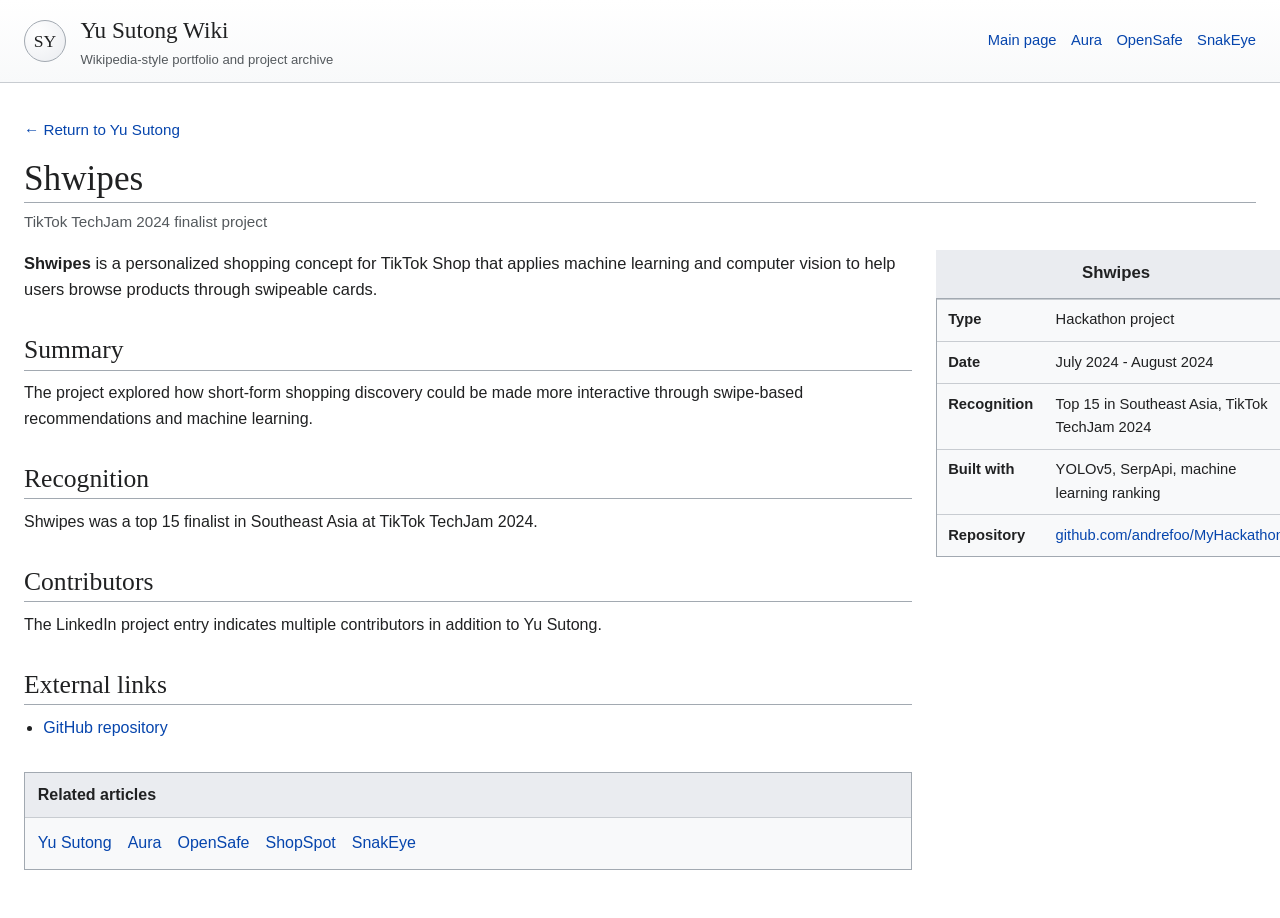
<file: shwipes.html>
<!DOCTYPE html>
<html lang="en">
  <head>
    <meta charset="UTF-8" />
    <meta name="viewport" content="width=device-width, initial-scale=1.0" />
    <title>Shwipes - Yu Sutong Wiki</title>
    <link rel="stylesheet" href="./styles.css" />
  </head>
  <body>
    <header class="site-chrome">
      <div class="site-chrome-inner">
        <div class="wordmark">
          <div class="wordmark-emblem">SY</div>
          <div class="wordmark-copy">
            <strong>Yu Sutong Wiki</strong>
            <span>Wikipedia-style portfolio and project archive</span>
          </div>
        </div>
        <nav class="chrome-links">
          <a href="./index.html">Main page</a>
          <a href="./aura.html">Aura</a>
          <a href="./opensafe.html">OpenSafe</a>
          <a href="./snakeye.html">SnakEye</a>
        </nav>
      </div>
    </header>

    <main class="page-shell">
      <article class="page">
        <p class="backlink"><a href="./index.html">&larr; Return to Yu Sutong</a></p>
        <h1 class="article-title">Shwipes</h1>
        <p class="article-subtitle">TikTok TechJam 2024 finalist project</p>

        <div class="article-layout">
          <section class="article-main">
            <p class="lead">
              <strong>Shwipes</strong> is a personalized shopping concept for TikTok Shop
              that applies machine learning and computer vision to help users browse
              products through swipeable cards.
            </p>

            <h2>Summary</h2>
            <p>
              The project explored how short-form shopping discovery could be made more
              interactive through swipe-based recommendations and machine learning.
            </p>

            <h2>Recognition</h2>
            <p>
              Shwipes was a top 15 finalist in Southeast Asia at TikTok TechJam 2024.
            </p>

            <h2>Contributors</h2>
            <p>
              The LinkedIn project entry indicates multiple contributors in addition to
              Yu Sutong.
            </p>

            <h2>External links</h2>
            <ul class="plain-list">
              <li><a href="https://github.com/andrefoo/MyHackathon" target="_blank" rel="noreferrer">GitHub repository</a></li>
            </ul>

            <div class="navbox">
              <div class="navbox-title">Related articles</div>
              <div class="navbox-links">
                <a href="./index.html">Yu Sutong</a>
                <a href="./aura.html">Aura</a>
                <a href="./opensafe.html">OpenSafe</a>
                <a href="./shopspot.html">ShopSpot</a>
                <a href="./snakeye.html">SnakEye</a>
              </div>
            </div>
          </section>

          <aside class="article-aside">
            <table class="infobox project-infobox">
              <caption>Shwipes</caption>
              <tr>
                <th>Type</th>
                <td>Hackathon project</td>
              </tr>
              <tr>
                <th>Date</th>
                <td>July 2024 - August 2024</td>
              </tr>
              <tr>
                <th>Recognition</th>
                <td>Top 15 in Southeast Asia, TikTok TechJam 2024</td>
              </tr>
              <tr>
                <th>Built with</th>
                <td>YOLOv5, SerpApi, machine learning ranking</td>
              </tr>
              <tr>
                <th>Repository</th>
                <td><a href="https://github.com/andrefoo/MyHackathon" target="_blank" rel="noreferrer">github.com/andrefoo/MyHackathon</a></td>
              </tr>
            </table>
          </aside>
        </div>
      </article>
    </main>
  </body>
</html>
</file>
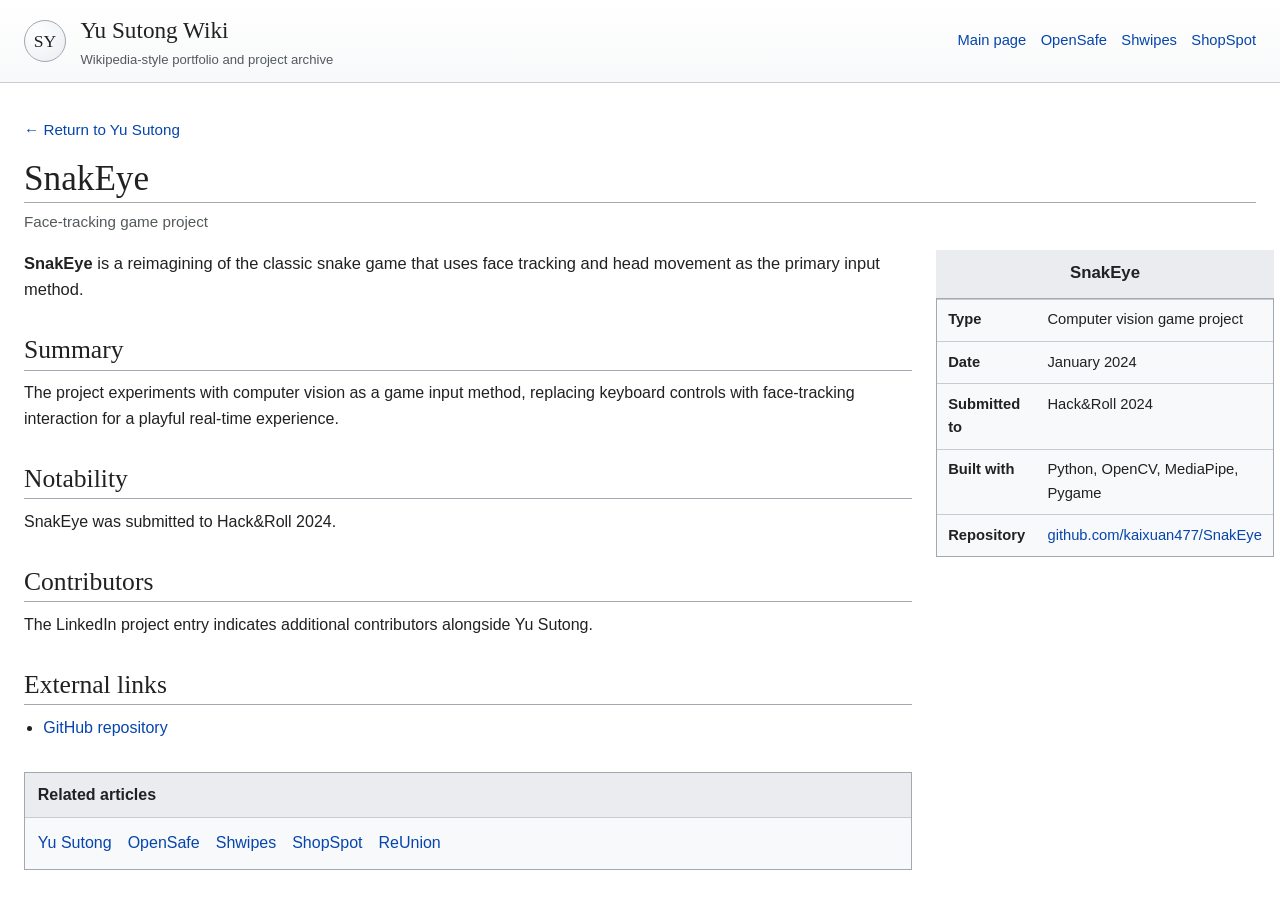
<file: snakeye.html>
<!DOCTYPE html>
<html lang="en">
  <head>
    <meta charset="UTF-8" />
    <meta name="viewport" content="width=device-width, initial-scale=1.0" />
    <title>SnakEye - Yu Sutong Wiki</title>
    <link rel="stylesheet" href="./styles.css" />
  </head>
  <body>
    <header class="site-chrome">
      <div class="site-chrome-inner">
        <div class="wordmark">
          <div class="wordmark-emblem">SY</div>
          <div class="wordmark-copy">
            <strong>Yu Sutong Wiki</strong>
            <span>Wikipedia-style portfolio and project archive</span>
          </div>
        </div>
        <nav class="chrome-links">
          <a href="./index.html">Main page</a>
          <a href="./opensafe.html">OpenSafe</a>
          <a href="./shwipes.html">Shwipes</a>
          <a href="./shopspot.html">ShopSpot</a>
        </nav>
      </div>
    </header>

    <main class="page-shell">
      <article class="page">
        <p class="backlink"><a href="./index.html">&larr; Return to Yu Sutong</a></p>
        <h1 class="article-title">SnakEye</h1>
        <p class="article-subtitle">Face-tracking game project</p>

        <div class="article-layout">
          <section class="article-main">
            <p class="lead">
              <strong>SnakEye</strong> is a reimagining of the classic snake game that
              uses face tracking and head movement as the primary input method.
            </p>

            <h2>Summary</h2>
            <p>
              The project experiments with computer vision as a game input method,
              replacing keyboard controls with face-tracking interaction for a playful
              real-time experience.
            </p>

            <h2>Notability</h2>
            <p>SnakEye was submitted to Hack&amp;Roll 2024.</p>

            <h2>Contributors</h2>
            <p>
              The LinkedIn project entry indicates additional contributors alongside
              Yu Sutong.
            </p>

            <h2>External links</h2>
            <ul class="plain-list">
              <li><a href="https://github.com/kaixuan477/SnakEye" target="_blank" rel="noreferrer">GitHub repository</a></li>
            </ul>

            <div class="navbox">
              <div class="navbox-title">Related articles</div>
              <div class="navbox-links">
                <a href="./index.html">Yu Sutong</a>
                <a href="./opensafe.html">OpenSafe</a>
                <a href="./shwipes.html">Shwipes</a>
                <a href="./shopspot.html">ShopSpot</a>
                <a href="./reunion.html">ReUnion</a>
              </div>
            </div>
          </section>

          <aside class="article-aside">
            <table class="infobox project-infobox">
              <caption>SnakEye</caption>
              <tr>
                <th>Type</th>
                <td>Computer vision game project</td>
              </tr>
              <tr>
                <th>Date</th>
                <td>January 2024</td>
              </tr>
              <tr>
                <th>Submitted to</th>
                <td>Hack&amp;Roll 2024</td>
              </tr>
              <tr>
                <th>Built with</th>
                <td>Python, OpenCV, MediaPipe, Pygame</td>
              </tr>
              <tr>
                <th>Repository</th>
                <td><a href="https://github.com/kaixuan477/SnakEye" target="_blank" rel="noreferrer">github.com/kaixuan477/SnakEye</a></td>
              </tr>
            </table>
          </aside>
        </div>
      </article>
    </main>
  </body>
</html>
</file>
<file: styles.css>
:root {
  --wiki-bg: #f8f9fa;
  --wiki-surface: #ffffff;
  --wiki-text: #202122;
  --wiki-muted: #54595d;
  --wiki-border: #a2a9b1;
  --wiki-heading: #000000;
  --wiki-link: #0645ad;
  --wiki-link-visited: #0b0080;
  --wiki-link-hover: #3366cc;
  --wiki-toc-bg: #f8f9fa;
  --wiki-infobox-bg: #f8f9fa;
}

* {
  box-sizing: border-box;
}

html {
  scroll-behavior: smooth;
}

body {
  margin: 0;
  background: var(--wiki-bg);
  color: var(--wiki-text);
  font-family: sans-serif;
  line-height: 1.6;
}

a {
  color: var(--wiki-link);
  text-decoration: none;
}

a:hover {
  color: var(--wiki-link-hover);
  text-decoration: underline;
}

a:visited {
  color: var(--wiki-link-visited);
}

.site-chrome {
  background: linear-gradient(#ffffff, #f8f9fa);
  border-bottom: 1px solid #c8ccd1;
  padding: 0.75rem 1.5rem;
}

.site-chrome-inner {
  max-width: 1400px;
  margin: 0 auto;
  display: flex;
  align-items: center;
  justify-content: space-between;
  gap: 1rem;
}

.wordmark {
  display: flex;
  align-items: center;
  gap: 0.9rem;
}

.wordmark-emblem {
  width: 42px;
  height: 42px;
  border: 1px solid var(--wiki-border);
  border-radius: 50%;
  display: grid;
  place-items: center;
  background: radial-gradient(circle at 30% 30%, #ffffff, #eaecf0);
  font-family: Georgia, "Times New Roman", serif;
  font-size: 1.1rem;
}

.wordmark-copy strong {
  display: block;
  font-family: Georgia, "Times New Roman", serif;
  font-size: 1.45rem;
  font-weight: 400;
}

.wordmark-copy span {
  display: block;
  color: var(--wiki-muted);
  font-size: 0.82rem;
}

.chrome-links {
  display: flex;
  flex-wrap: wrap;
  gap: 0.9rem;
  font-size: 0.92rem;
}

.page-shell {
  max-width: 1400px;
  margin: 0 auto;
  display: grid;
  grid-template-columns: minmax(0, 1fr);
}

.page {
  background: var(--wiki-surface);
  min-height: calc(100vh - 70px);
  padding: 1.25rem 1.5rem 3rem;
}

.article-title {
  margin: 0 0 0.4rem;
  padding-bottom: 0.2rem;
  border-bottom: 1px solid #a2a9b1;
  font-family: Georgia, "Times New Roman", serif;
  font-size: 2.2rem;
  line-height: 1.15;
  font-weight: 400;
}

.article-subtitle {
  margin: 0 0 1rem;
  color: var(--wiki-muted);
  font-size: 0.95rem;
}

.article-layout {
  display: grid;
  grid-template-columns: minmax(0, 1fr) 320px;
  gap: 1.5rem;
  align-items: start;
}

.article-main p {
  margin: 0 0 1rem;
}

.lead {
  font-size: 1.03rem;
}

.article-main h2 {
  margin: 1.9rem 0 0.6rem;
  padding-bottom: 0.2rem;
  border-bottom: 1px solid #a2a9b1;
  font-family: Georgia, "Times New Roman", serif;
  font-size: 1.6rem;
  line-height: 1.3;
  font-weight: 400;
}

.article-main h3 {
  margin: 1.2rem 0 0.4rem;
  font-size: 1.1rem;
  font-weight: 600;
}

.toc {
  width: fit-content;
  margin: 1rem 0 1.5rem;
  border: 1px solid #a2a9b1;
  background: var(--wiki-toc-bg);
  padding: 0.8rem 1rem;
  font-size: 0.95rem;
}

.toc h2 {
  margin: 0 0 0.6rem;
  padding: 0;
  border: 0;
  font-family: inherit;
  font-size: 1rem;
  font-weight: 700;
}

.toc ol {
  margin: 0;
  padding-left: 1.2rem;
}

.toc li + li {
  margin-top: 0.3rem;
}

.infobox {
  width: 100%;
  border: 1px solid #a2a9b1;
  border-spacing: 0;
  background: var(--wiki-infobox-bg);
  font-size: 0.92rem;
}

.infobox caption {
  padding: 0.65rem 0.8rem;
  background: #eaecf0;
  font-weight: 700;
  font-size: 1.05rem;
}

.infobox th,
.infobox td {
  border-top: 1px solid #c8ccd1;
  padding: 0.55rem 0.7rem;
  vertical-align: top;
}

.infobox th {
  width: 38%;
  text-align: left;
  font-weight: 700;
}

.infobox-portrait {
  padding: 0.9rem !important;
  text-align: center;
}

.portrait-card {
  border: 1px solid #c8ccd1;
  background: linear-gradient(180deg, #d8e4f7, #f8f9fa 60%);
  min-height: 180px;
  display: grid;
  place-items: center;
  color: var(--wiki-muted);
  font-size: 0.9rem;
}

.infobox-image {
  display: block;
  width: 100%;
  height: auto;
  border: 1px solid #c8ccd1;
  background: #ffffff;
}

.infobox-image-caption {
  display: block;
  margin-top: 0.45rem;
  color: var(--wiki-muted);
  font-size: 0.84rem;
  line-height: 1.45;
}

.infobox-note {
  display: block;
  margin-top: 0.45rem;
  color: var(--wiki-muted);
  font-size: 0.84rem;
}

.section-list,
.plain-list {
  margin: 0.5rem 0 1rem 1.2rem;
  padding: 0;
}

.section-list li,
.plain-list li {
  margin-bottom: 0.45rem;
}

.timeline-item,
.project-card,
.reference-list li {
  margin-bottom: 1rem;
}

.timeline-item strong,
.project-card strong {
  font-size: 1.02rem;
}

.meta {
  color: var(--wiki-muted);
}

.project-grid {
  display: grid;
  gap: 1rem;
}

.project-card {
  border: 1px solid #c8ccd1;
  background: #ffffff;
  padding: 1rem;
}

.project-card p:last-child {
  margin-bottom: 0;
}

.travel-gallery {
  margin: 1rem 0 1.5rem;
  display: grid;
  grid-template-columns: repeat(2, minmax(0, 1fr));
  gap: 0.9rem;
}

.travel-photo {
  margin: 0;
  border: 1px solid #c8ccd1;
  background: #f8f9fa;
}

.travel-photo img {
  display: block;
  width: 100%;
  height: auto;
  max-height: 420px;
  object-fit: contain;
  background: #ffffff;
}

.travel-photo figcaption {
  padding: 0.65rem 0.75rem;
  font-size: 0.9rem;
  color: var(--wiki-muted);
}

.navbox {
  margin-top: 2rem;
  border: 1px solid #a2a9b1;
  background: #f8f9fa;
}

.navbox-title {
  padding: 0.55rem 0.8rem;
  border-bottom: 1px solid #c8ccd1;
  background: #eaecf0;
  font-weight: 700;
}

.navbox-links {
  padding: 0.8rem;
  display: flex;
  flex-wrap: wrap;
  gap: 0.75rem 1rem;
}

.references {
  font-size: 0.94rem;
}

.references ol {
  padding-left: 1.4rem;
}

.smallcaps {
  font-variant: small-caps;
}

.backlink {
  margin-bottom: 1rem;
  font-size: 0.95rem;
}

.project-infobox .portrait-card {
  min-height: 120px;
  background: linear-gradient(180deg, #fdf5e6, #f8f9fa 70%);
}

.project-infobox .infobox-image {
  border-color: #d0d7de;
}

.footer-note {
  margin-top: 2rem;
  color: var(--wiki-muted);
  font-size: 0.86rem;
}

@media (max-width: 980px) {
  .article-layout {
    grid-template-columns: minmax(0, 1fr);
  }

  .article-aside {
    order: -1;
  }

  .infobox {
    max-width: 420px;
  }

  .travel-gallery {
    grid-template-columns: minmax(0, 1fr);
  }
}

@media (max-width: 640px) {
  .site-chrome {
    padding: 0.9rem 1rem;
  }

  .site-chrome-inner {
    align-items: flex-start;
    flex-direction: column;
  }

  .page {
    padding: 1rem 1rem 2.5rem;
  }

  .article-title {
    font-size: 1.8rem;
  }

  .toc {
    width: 100%;
  }

  .infobox {
    max-width: none;
  }
}
</file>
